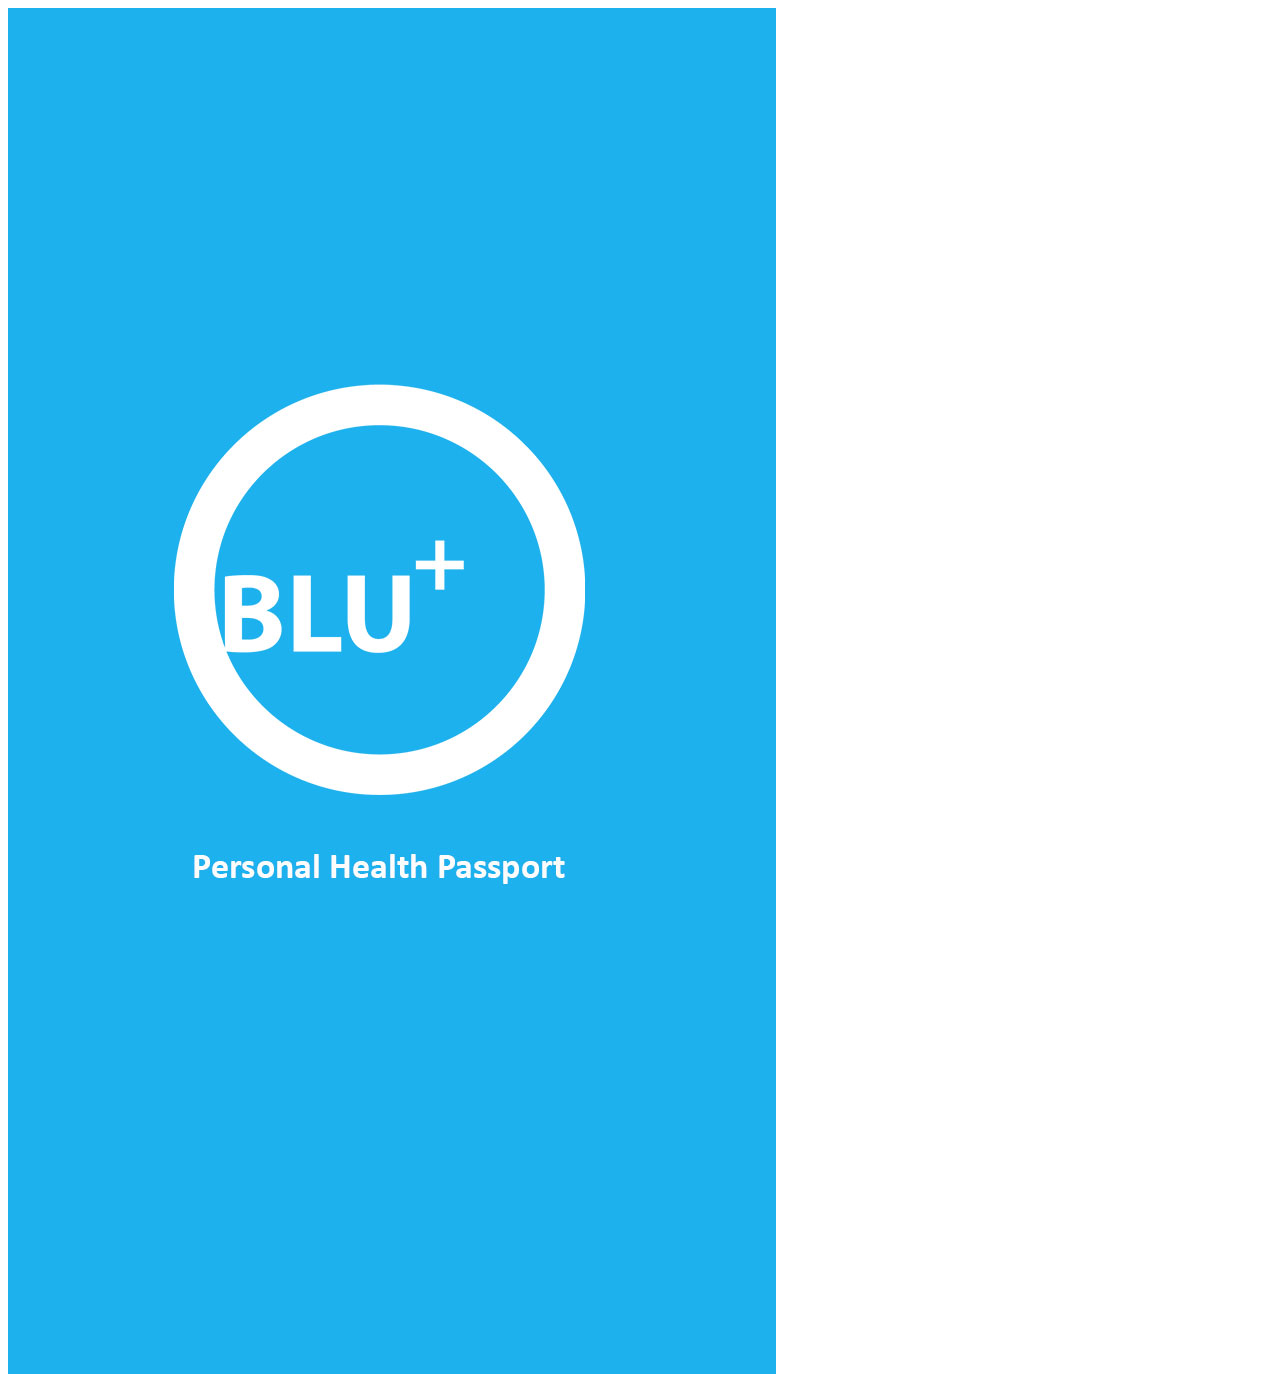
<file: index.html>
<!DOCTYPE html>
<html lang="en">
    <head>
        <meta charset="utf-8" />
        <title></title>
    </head>
    <body>
        <div>
            <a href="login.html">
                <img src="images/Splash-page.jpg" />
            </a>
        </div>
    </body>
</html>
</file>
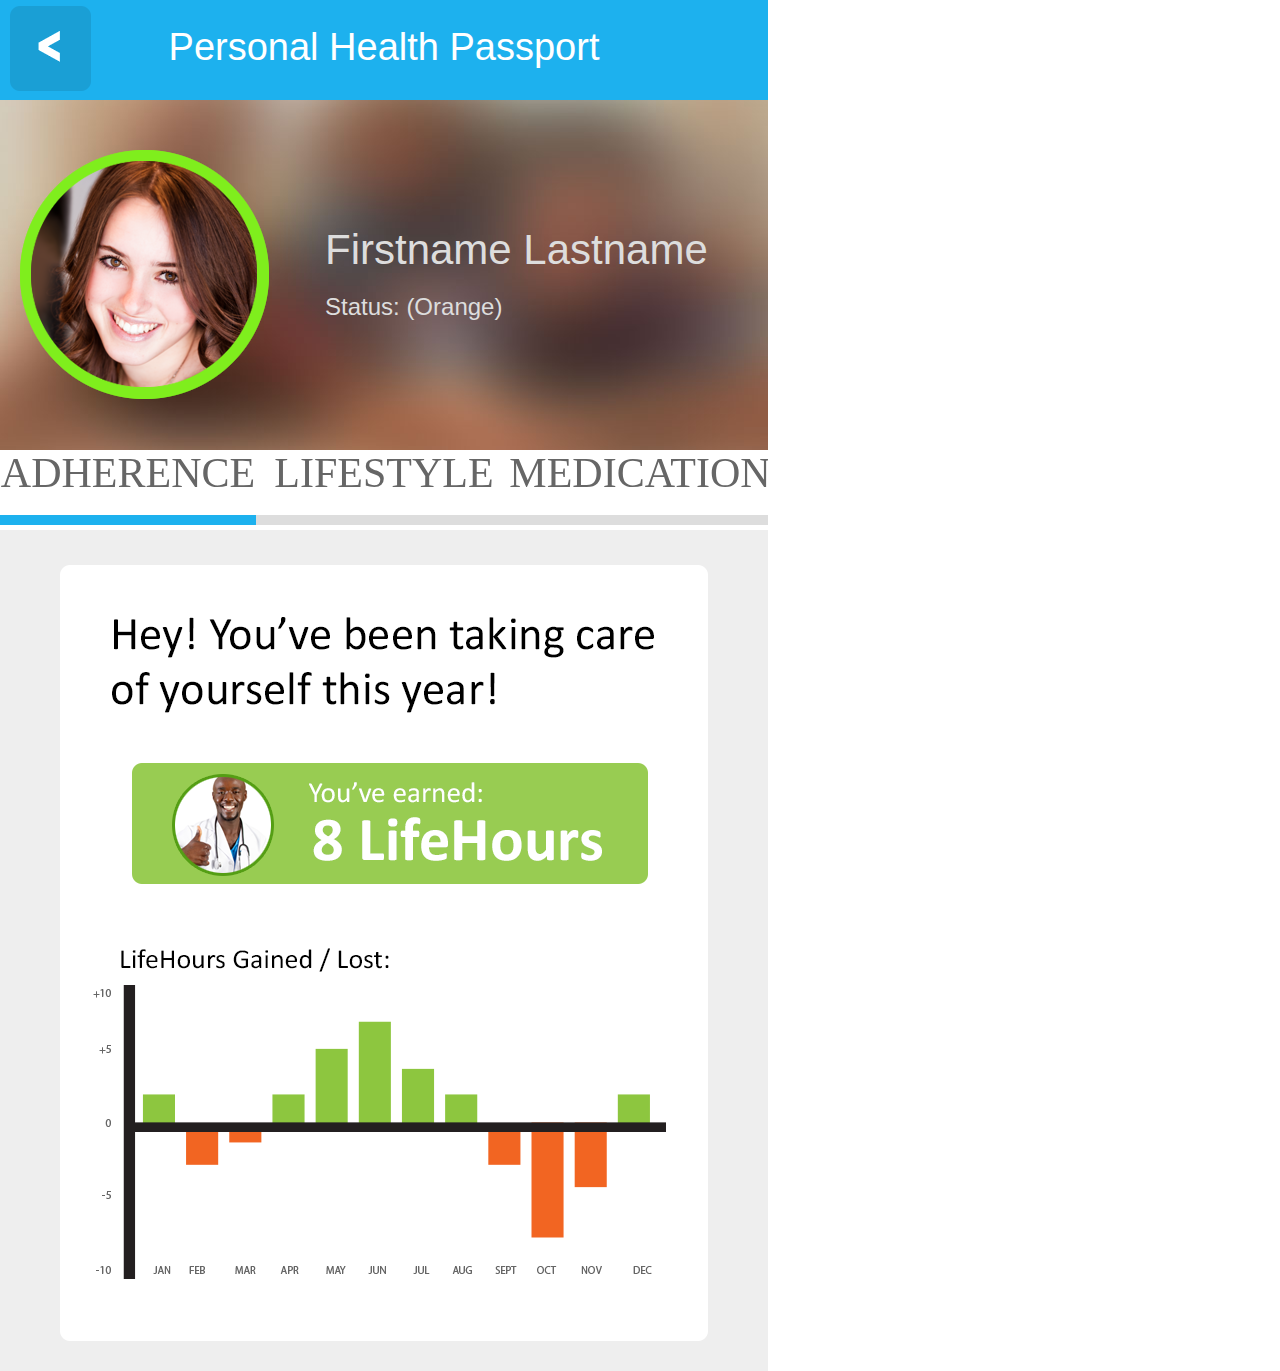
<file: details.html>
<!DOCTYPE html>
<html lang="en">
    <head>
        <meta charset="utf-8" />
        <title></title>
        <link href="css/site.css" rel="stylesheet">
        <link href="css/bootstrap.min.css" rel="stylesheet">
        <script src="javascript/jquery-1.10.2.min.js"></script>
        <script src="javascript/createjs-2013.09.25.min.js"></script>
    </head>
    <body>
        <style>
        .tab-stuff {
                background: #EEE;
                text-align: center;
                width: 768px;
                height: 841px;
                padding-top: 35px;
        }
        </style>
        <div style="position: absolute; top: 0px; background: #1DB1EE; text-align: center; height: 100px; width: 768px;">
            <p style="font-size: 38px; color: White; margin-top: 20px;">Personal Health Passport</p>
        </div>
        <a href="profile.html" style="background-image: url(images/backarrow.png)" >
        </a>
        <img src="images/backarrow.png" style="position: absolute; top: 6px; left: 10px; height: 85px;" usemap="#backmap"/>
        <map name="backmap">
            <area shape="rect" coords="0, 0, 81, 160" href="profile.html" style="z-index: 100;" />
        </map>
        <img src="images/profilebg_02.jpg" style="z-index: 1; margin-top: 100px; width: 768px; height: 350px;" />
        <div style="position: absolute; top: 20px; left: 0px; width: 768px;">
            <div style="margin-top: 130px;">
                <img src="images/profileface.png" style="z-index: 2; margin-left: 20px;" />
            </div>
        </div>
        <div style="position: absolute; top: 20px; left: 0px; width: 768px;">
            <div style="margin-left: 325px; margin-top: 200px;">
                <p style="color: #DDD; font-size: 42px;">Firstname Lastname</p>
                <p style="color: #DDD; font-size: 24px;">Status: (Orange)</p>
            </div>
        </div>
        <div>
            <canvas id="main-canvas"></canvas>
        </div>
        <div class="tab-content">
            <div class="tab-pane tab-stuff active" id="one">
                <div>
                    <img src="images/adherancepage.png" />
                </div>
            </div>
            <div class="tab-pane tab-stuff" id="two">
                <div>
                    <img src="images/lifestyle.jpg" />
                </div>
            </div>
            <div class="tab-pane tab-stuff" id="three">
                <div>
                    <img src="images/medicationpage.png" />
                </div>
            </div>
        </div>
        <script>
            var canvas, stage, preload;
            var currTab = "one";
            var selection;
            $(function () {
                canvas = document.getElementById("main-canvas");
                canvas.height = 75;
                canvas.width = 768;
                stage = new createjs.Stage(canvas);

                stage.addEventListener("stagemousedown", onMouseClick);
                var y = canvas.height / 2 - 10;

                var one = new createjs.Text("ADHERENCE", "42px Calibri", "#666666");
                one.x = 128 - one.getMeasuredWidth() / 2;
                y = y - (one.getMeasuredHeight() / 2);
                one.y = y;
                stage.addChild(one);

                var two = new createjs.Text("LIFESTYLE", "42px Calibri", "#666666");
                two.x = 384 - two.getMeasuredWidth() / 2;
                two.y = y;
                stage.addChild(two);

                var three = new createjs.Text("MEDICATION", "42px Calibri", "#666666");
                three.x = 640 - three.getMeasuredWidth() / 2;
                three.y = y;
                stage.addChild(three);

                selection = new createjs.Shape();
                selection.graphics.beginFill('#DDD').drawRect(
                    0,
                    65,
                    canvas.width,
                    10);
                stage.addChild(selection);

                selection = new createjs.Shape();
                selection.graphics.beginFill('#1DB1EE').drawRect(
                    0,
                    65,
                    canvas.width / 3,
                    10);
                stage.addChild(selection);

                createjs.Ticker.setInterval(window.requestAnimationFrame);
                createjs.Ticker.addEventListener("tick", tick);
            })
            function onMouseClick(evt) {
                $('#one').removeClass('active');
                $('#two').removeClass('active');
                $('#three').removeClass('active');
                if (evt.stageX < 256) {
                    $('#one').addClass('active');
                    currTab = "one";
                } else if (evt.stageX < 512) {
                    $('#two').addClass('active');
                    currTab = "two";
                } else {
                    $('#three').addClass('active');
                    currTab = "three";
                }
            }
            function tick() {
                switch (currTab) {
                    case "one":
                        if (selection.x != 0) {
                            selection.x -= 5;
                            if (selection.x < 0)
                                selection.x = 0;
                        }
                        break;
                    case "two":
                        if (selection.x < 256) {
                            selection.x += 5;
                            if (selection.x > 256)
                                selection.x = 256;
                        } else if (selection.x > 256) {
                            selection.x -= 5;
                            if (selection.x < 256)
                                selection.x = 256;
                        }
                        break;
                    case "three":
                        if (selection.x < 512) {
                            selection.x += 5;
                            if (selection.x > 512)
                                selection.x = 512;
                        } else if (selection.x > 512) {
                            selection.x -= 5;
                            if (selection.x < 512)
                                selection.x = 512;
                        }
                        break;
                }
                stage.update();
            }
        </script>
    </body>
</html>
</file>
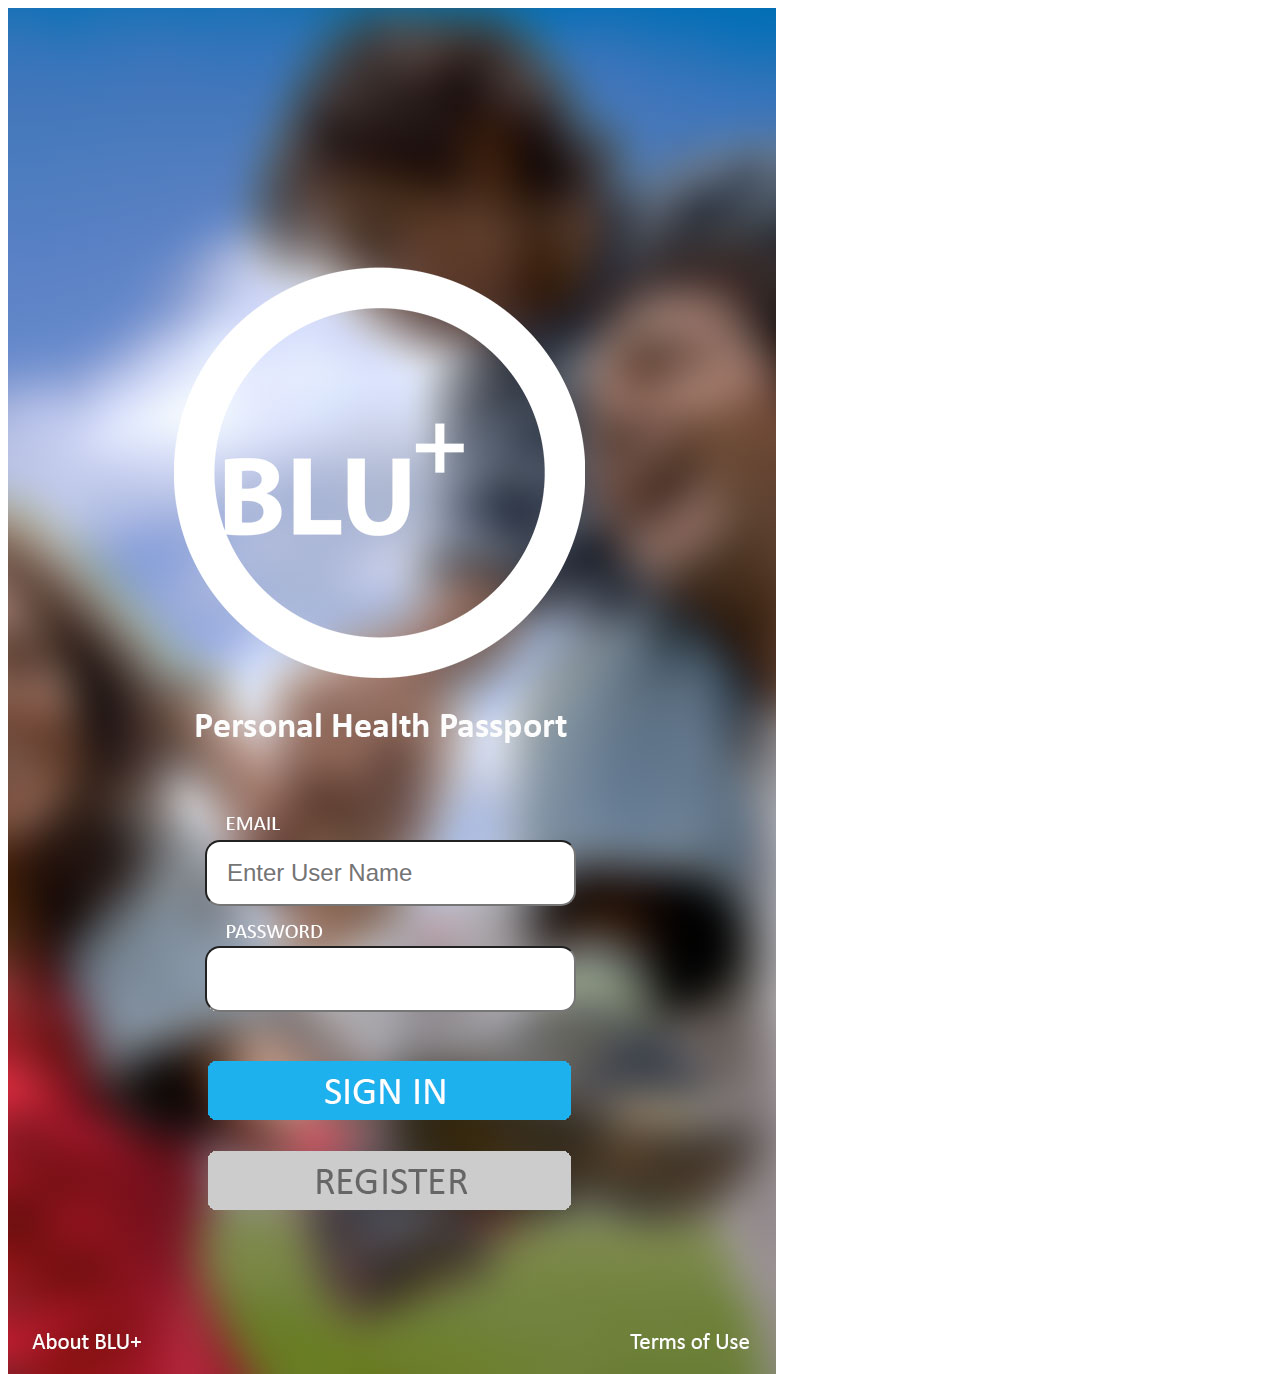
<file: login.html>
<!DOCTYPE html>
<html lang="en">
    <head>
        <meta charset="utf-8" />
        <title></title>
    </head>
    <body>
        <script>
            function submitOnClick() {
                window.location.href = "profile.html";
            }
        </script>
        <div style="position:absolute; z-index:100; text-align:center; top: 840px; left: 205px;">
            <input type="text" id="txtUserName" placeholder="Enter User Name" style="width: 345px; height: 60px; border-radius: 15px; font-size: 24px; padding-left: 20px;" />
            <br />
            <input type="password" id="txtPassword" style="width: 345px; height: 60px; margin-top: 40px; border-radius: 15px; font-size: 24px; padding-left: 20px;" />
        </div>
        <img src="images/loginscreen.jpg" style="position: absolute;" usemap="#buttonmap"/>
        <map name="buttonmap">
            <area shape="rect" coords="207, 1060, 572, 1120" href="profile.html" style="z-index: 100;" />
            <area shape="rect" coords="207, 1150, 572, 1210" href="register.html" style="z-index: 100;" />
            <area shape="rect" coords="30, 1320, 145, 1360" href="about.html" style="z-index: 100;" />
        </map>
    </body>
</html>
</file>
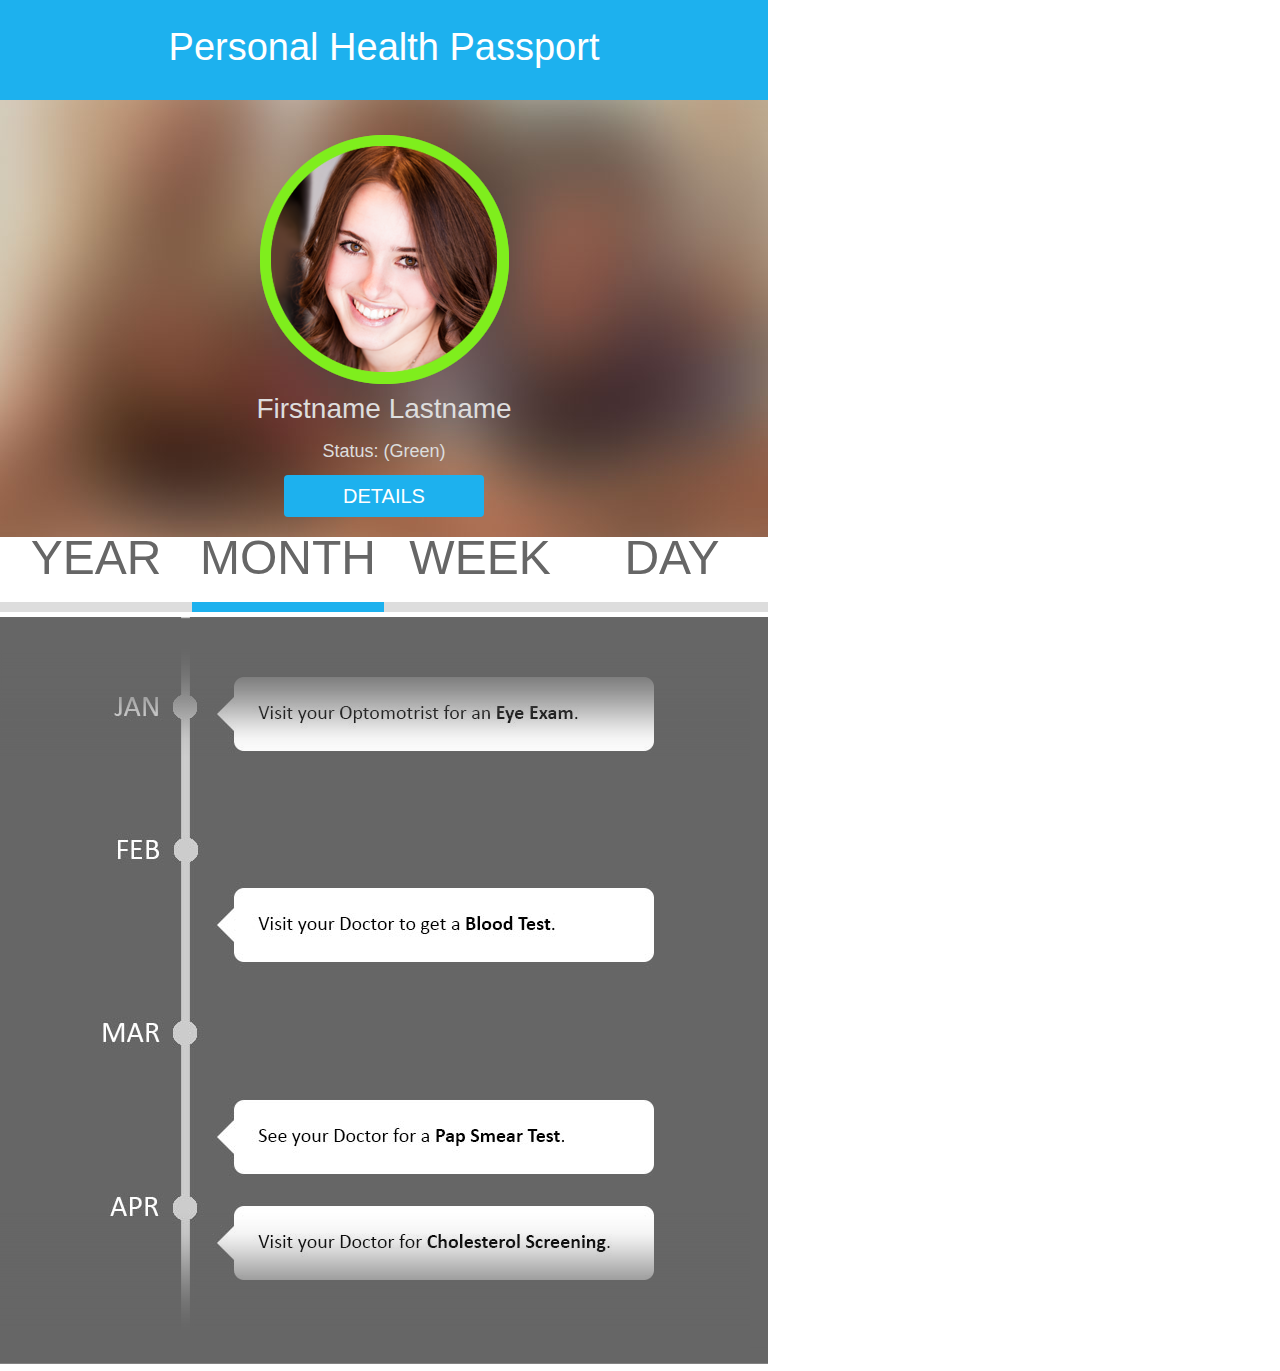
<file: profile.html>
<!DOCTYPE html>
<html lang="en">
    <head>
        <meta charset="utf-8" />
        <title></title>
        <link href="css/site.css" rel="stylesheet">
        <link href="css/bootstrap.min.css" rel="stylesheet">
        <script src="javascript/jquery-1.10.2.min.js"></script>
        <script src="javascript/createjs-2013.09.25.min.js"></script>
    </head>
    <body>
        <style>
            .timeline-outer {
                overflow: hidden; 
                width: 100%; 
                height: 754px;
            }
            .timeline-inner {
                overflow-y: auto; 
                overflow-x: hidden; 
                height: 99%; 
                width: 100%; 
                padding-right: 18px;
                background-color: #666;
            }
            .timeline-image {
                padding-left: 100px;
            }
            .button {
                background: #1DB1EE;
                padding: 6px 12px;
                border: 1px solid transparent;
                border-radius: 4px;
                color: White;
                width: 200px;
                font-size: 20px;
            }
        </style>
        <div>
            <div style="position: absolute; top: 0px; background: #1DB1EE; text-align: center; height: 100px; width: 768px;">
                <p style="font-size: 38px; color: White; margin-top: 20px;">Personal Health Passport</p>
            </div>
            <img src="images/profilebg_02.jpg" style="z-index: 1; margin-top: 100px;"/>
            <div style="position: absolute; top: 60px; left: 0px; width: 768px;">
                <div style="text-align: center; margin-top: 75px;">
                    <img src="images/profileface.png" style="z-index: 2; "/>
                    <p style="color: #DDD; font-size: 28px; margin-top: 5px;">Firstname Lastname</p>
                    <p style="color: #DDD; font-size: 18px;">Status: (Green)</p>
                    <button id="btnDetails" class="button" onclick="navigateToDetails();">DETAILS</button>
                </div>
            </div>
        </div>
        <div>
            <canvas id="main-canvas"></canvas>
        </div>
        <div>
            <div style="position: absolute; top: 618px; width: 768px;">
                <img src="images/gradient-overlay_top.png" style="z-index: 200; width: 768px;"/>
            </div>
            <div style="position: absolute; top: 1213px; width: 768px;">
                <img src="images/gradient-overlay-bottom.png" style="z-index: 200; width: 768px;"/>
            </div>
            <div style="position: absolute; top: 618px; left: 750px;">
                <img src="images/scroll-hide.jpg" style="z-index: 50; height: 730px;" />
            </div>
            <div class="tab-content" style="width: 768px;">
                <div class="tab-pane" id="year">
                    <div class="timeline-outer">
                        <div id="year-inner" class="timeline-inner">
                            <img id="year-timeline" class="timeline-image" src="images/timeline-line.jpg" />
                        </div>
                    </div>
                </div>
                <div class="tab-pane active" id="month">
                    <div class="timeline-outer">
                        <div id="month-inner" class="timeline-inner">
                            <img id="month-timeline" class="timeline-image" src="images/timeline-line.jpg" />
                        </div>
                    </div>
                </div>
                <div class="tab-pane" id="week">
                    <div class="timeline-outer">
                        <div id="week-inner" class="timeline-inner">
                            <img id="week-timeline" class="timeline-image" src="images/timeline-line.jpg" />
                        </div>
                    </div>
                </div>
                <div class="tab-pane" id="day">
                    <div class="timeline-outer">
                        <div id="day-inner" class="timeline-inner">
                            <img id="day-timeline" class="timeline-image" src="images/timeline-line.jpg" />
                        </div>
                    </div>
                </div>
            </div>
        </div>
        <script>
            var canvas, stage, preload;
            var currTab = "month";
            var selection;
            $(function () {
                canvas = document.getElementById("main-canvas");
                canvas.height = 75;
                canvas.width = 768;
                stage = new createjs.Stage(canvas);

                stage.addEventListener("stagemousedown", onMouseClick);

                var year = new createjs.Text("YEAR", "48px Calibri, Sans-Serif", "#666666");
                year.x = 96 - year.getMeasuredWidth() / 2;
                stage.addChild(year);

                var month = new createjs.Text("MONTH", "48px Calibri, Sans-Serif", "#666666");
                month.x = 288 - month.getMeasuredWidth() / 2;
                stage.addChild(month);

                var week = new createjs.Text("WEEK", "48px Calibri, Sans-Serif", "#666666");
                week.x = 480 - week.getMeasuredWidth() / 2;
                stage.addChild(week);

                var day = new createjs.Text("DAY", "48px Calibri, Sans-Serif", "#666666");
                day.x = 672 - day.getMeasuredWidth() / 2;
                stage.addChild(day);

                selection = new createjs.Shape();
                selection.graphics.beginFill('#DDD').drawRect(
                    0,
                    65,
                    canvas.width,
                    10);
                stage.addChild(selection);

                selection = new createjs.Shape();
                selection.graphics.beginFill('#1DB1EE').drawRect(
                    0,
                    65,
                    canvas.width / 4,
                    10);
                stage.addChild(selection);

                createjs.Ticker.setInterval(window.requestAnimationFrame);
                createjs.Ticker.addEventListener("tick", tick);

                scrollToCenter($('#year-inner'), $('#year-timeline'));
            })
            function onMouseClick(evt) {
                $('#year').removeClass('active');
                $('#month').removeClass('active');
                $('#week').removeClass('active');
                $('#day').removeClass('active');
                if (evt.stageX < 192) {
                    $('#year').addClass('active');
                    currTab = "year";
                    scrollToCenter($('#year-inner'), $('#year-timeline'));
                } else if (evt.stageX < 384) {
                    $('#month').addClass('active');
                    currTab = "month";
                    scrollToCenter($('#month-inner'), $('#month-timeline'));
                } else if (evt.stageX < 576) {
                    $('#week').addClass('active');
                    currTab = "week";
                    scrollToCenter($('#week-inner'), $('#week-timeline'));
                } else {
                    $('#day').addClass('active');
                    currTab = "day";
                    scrollToCenter($('#day-inner'), $('#day-timeline'));
                }
            }
            function scrollToCenter(parent, inner) {
                $(parent).scrollTop(800);
            }
            function tick() {
                switch (currTab) {
                    case "year":
                        if (selection.x != 0) {
                            selection.x -= 5;
                            if (selection.x < 0)
                                selection.x = 0;
                        }
                        break;
                    case "month":
                        if (selection.x < 192) {
                            selection.x += 5;
                            if (selection.x > 192)
                                selection.x = 192;
                        } else if (selection.x > 192) {
                            selection.x -= 5;
                            if (selection.x < 192)
                                selection.x = 192;
                        }
                        break;
                    case "week":
                        if (selection.x < 384) {
                            selection.x += 5;
                            if (selection.x > 384)
                                selection.x = 384;
                        } else if (selection.x > 384) {
                            selection.x -= 5;
                            if (selection.x < 384)
                                selection.x = 384;
                        }
                        break;
                    case "day":
                        if (selection.x < 576) {
                            selection.x += 5;
                            if (selection.x > 576)
                                selection.x = 576;
                        }
                        break;
                }
                stage.update();
            }
            function navigateToDetails() {
                window.location.href = "details.html";
            }
        </script>
    </body>
</html>
</file>
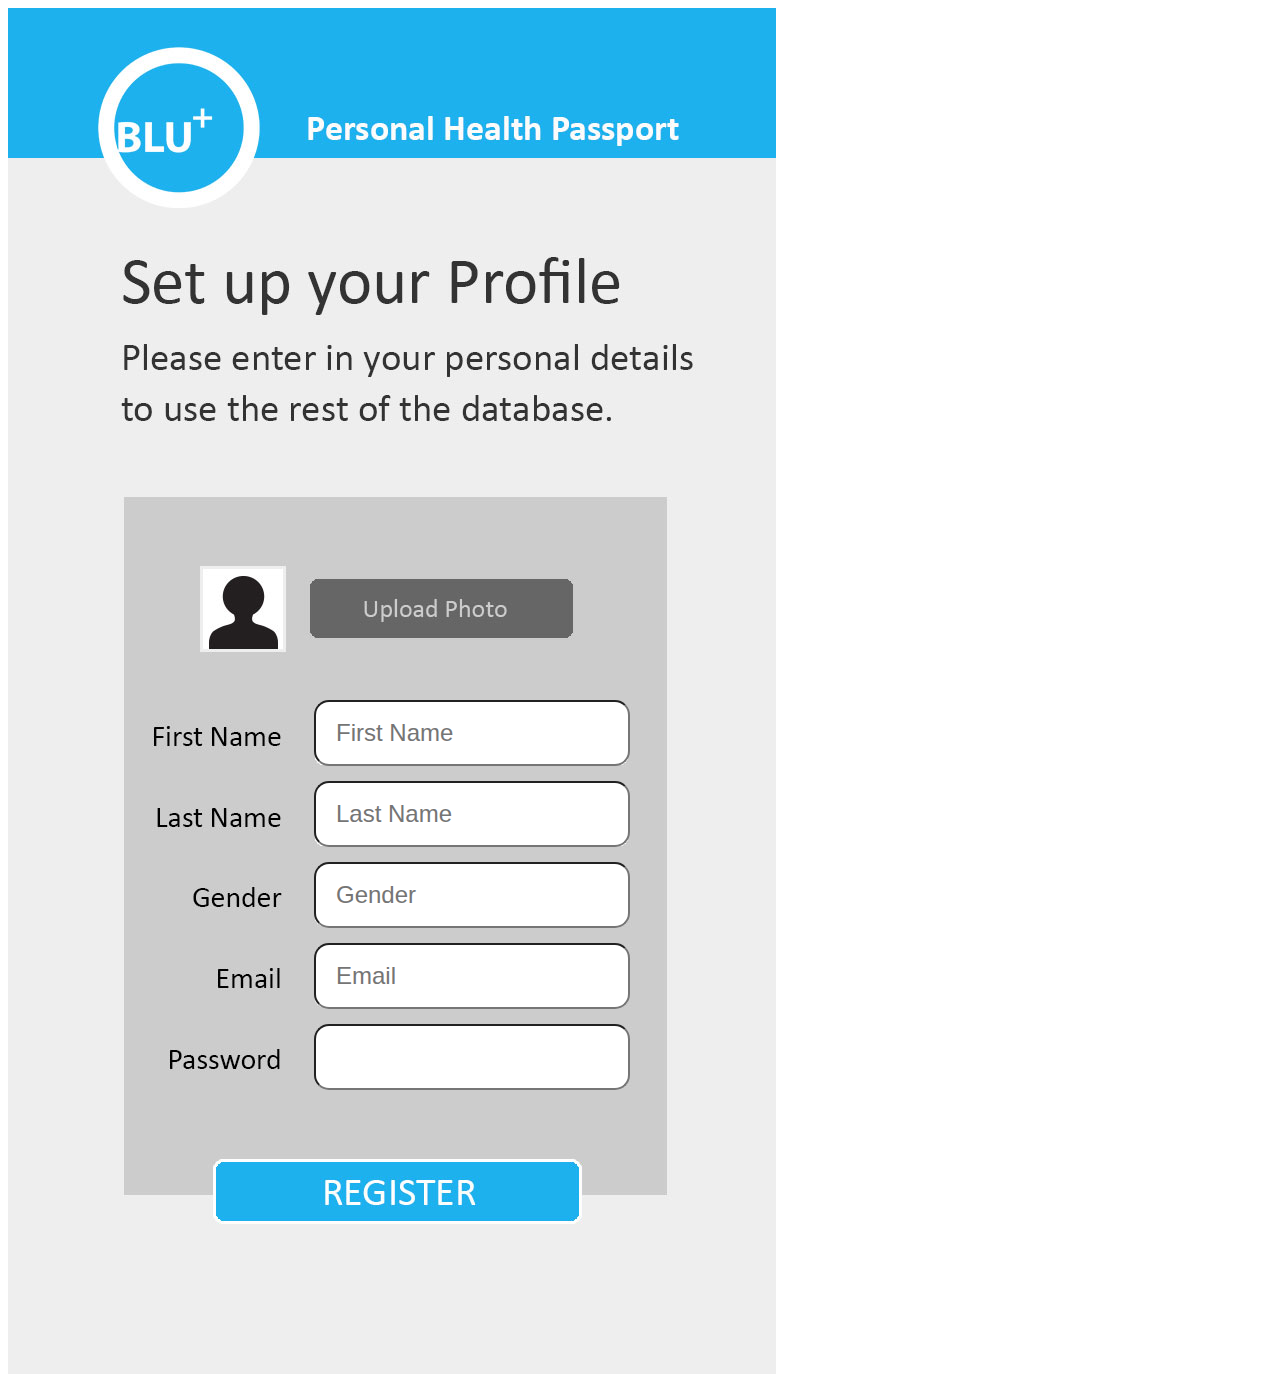
<file: register.html>
<!DOCTYPE html>

<html lang="en">
    <head>
        <meta charset="utf-8" />
        <title></title>
    </head>
    <body>
        <div style="position:absolute; z-index:100; text-align:center; top: 700px; left: 314px;">
            <input type="text" id="txtFirstName" placeholder="First Name" style="width: 290px; height: 60px; border-radius: 15px; font-size: 24px; padding-left: 20px;" />
            <br />
            <input type="text" id="txtLastName" placeholder="Last Name" style="width: 290px; height: 60px; margin-top: 15px; border-radius: 15px; font-size: 24px; padding-left: 20px;" />
            <br />
            <input type="text" id="txtGender" placeholder="Gender" style="width: 290px; height: 60px; margin-top: 15px; border-radius: 15px; font-size: 24px; padding-left: 20px;" />
            <br />
            <input type="text" id="txtEmail" placeholder="Email" style="width: 290px; height: 60px; margin-top: 15px; border-radius: 15px; font-size: 24px; padding-left: 20px;" />
            <br />
            <input type="password" id="txtPassword" style="width: 290px; height: 60px; margin-top: 15px; border-radius: 15px; font-size: 24px; padding-left: 20px;" />
        </div>
        <img src="images/Register.jpg" style="position: absolute;" usemap="#buttonmap"/>
        <map name="buttonmap">
            <area shape="rect" coords="300, 570, 572, 630" href="#" />
            <area shape="rect" coords="200, 1153, 572, 1218" href="profile.html" />
        </map>
    </body>
</html>
</file>
<file: css/site.css>
body {
    font-family: Calibri, sans-serif !important;
}
</file>
